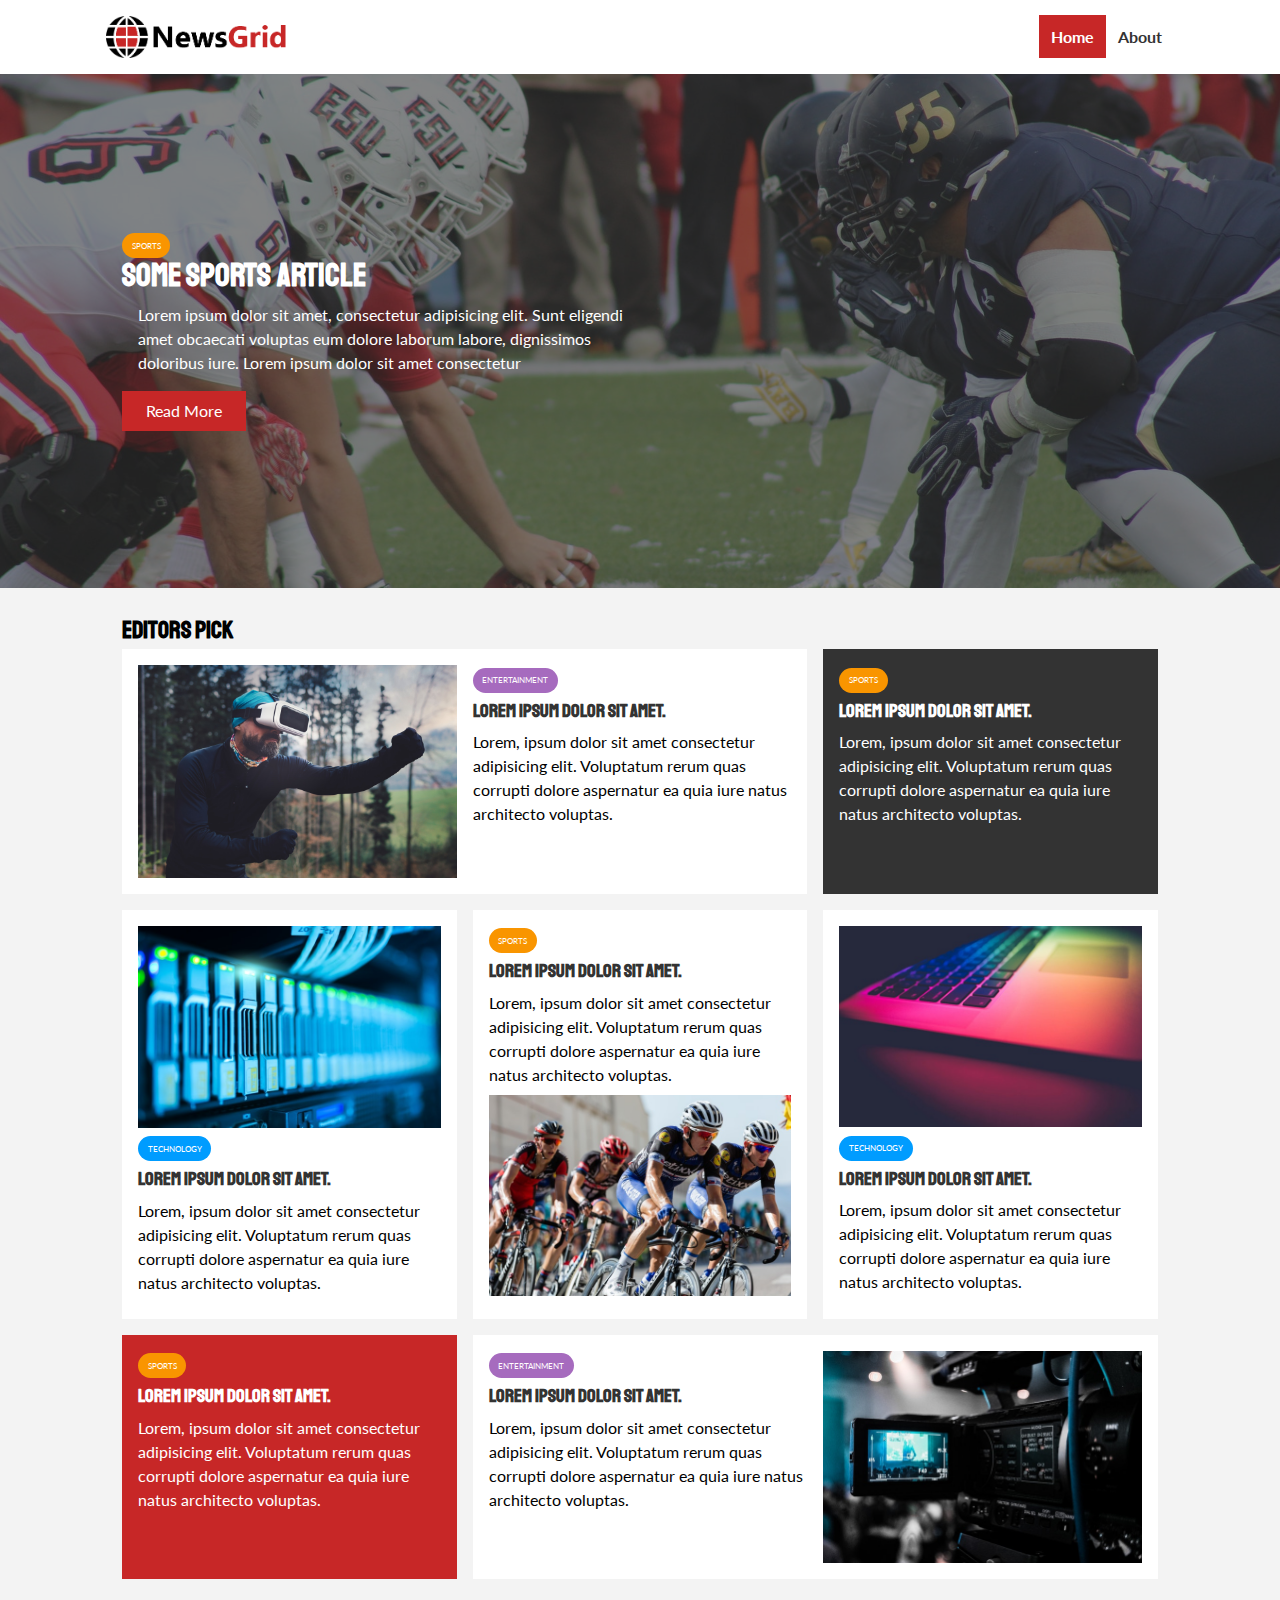
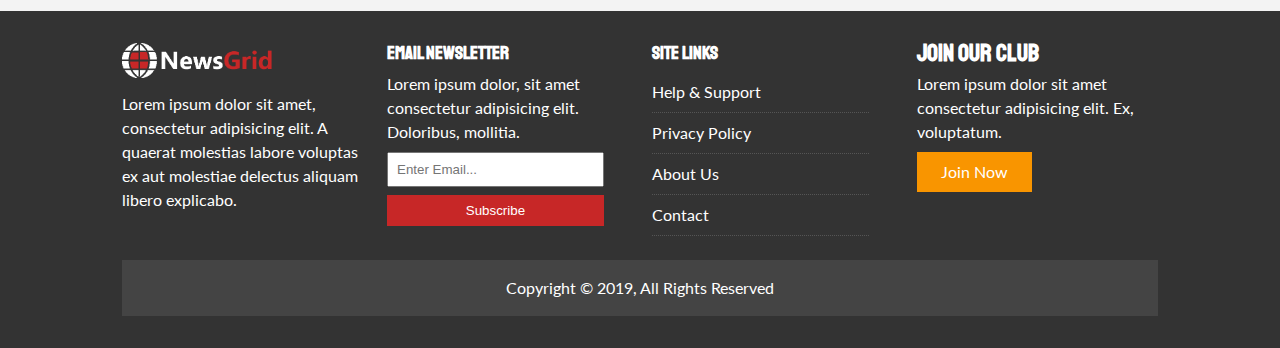
<file: index.html>
<!DOCTYPE html>
<html lang="en">
<head>
    <meta charset="UTF-8">
    <meta name="viewport" content="width=device-width, initial-scale=1.0">
    <title>NewsGrid | Latest News</title>
    <link rel="stylesheet" href="./css/style.css">
    <link rel="preconnect" href="https://fonts.googleapis.com">
    <link rel="stylesheet" href="./css/mobile.css" media="screen and (max-width:768px)">
    <link rel="stylesheet" href="https://use.fontawesome.com/releases/v5.6.3/css/all.css" integrity="sha384-UHRtZLI+pbxtHCWp1t77Bi1L4ZtiqrqD80Kn4Z8NTSRyMA2Fd33n5dQ8lWUE00s/" crossorigin="anonymous">
    <link rel="shortcut icon" type="image/x-icon" href="favicon.ico">
    <link href="https://fonts.googleapis.com/css?family=Lato|Staatliches" rel="stylesheet">
</head>
<body>
    <nav id="main-nav">
        <div class="container">
            <img src="./image_resources/logo.png" alt="NewsGrid" class="logo">
            <div class="social">
                <a href="https://facebook.com" target="_blank"><i class="fab fa-facebook fa-2x"></i></a>
                <a href="https://twitter.com" target="_blank"><i class="fab fa-twitter fa-2x"></i></a>
                <a href="https://instagram.com" target="_blank"><i class="fab fa-instagram fa-2x"></i></a>
                <a href="https://youtube.com" target="_blank"><i class="fab fa-youtube fa-2x"></i></a>
            </div>
            <ul>
                <li><a href="index.html" class="current">Home</a></li>
                <li><a href="about.html" >About</a></li>
            </ul>
        </div>
    </nav>
    <header id="showcase">
        <div class="container">
            <div class="showcase-container">
                <div class="showcase-content">
                    <div class="category category-sports">Sports</div>
                    <h1>Some Sports Article</h1>
                    <p>Lorem ipsum dolor sit amet, consectetur adipisicing 
                        elit. Sunt eligendi amet obcaecati voluptas eum 
                        dolore laborum labore, dignissimos doloribus iure.
                        Lorem ipsum dolor sit amet consectetur</p>
                    <a href="article.html" class="btn btn-primary">Read More</a>
                </div>
            </div>
        </div>
    </header>

    <!-- Articles -->
    <section id="home-articles" class="py-2">
        <div class="container">
            <h2>Editors Pick</h2>
            <div class="articles-container">
                <article class="card">
                    <img src="./image_resources/articles/ent1.jpg" alt="">
                    <div>
                        <div class="category category-ent">Entertainment</div>
                        <h3>
                            <a href="article.html">Lorem ipsum dolor sit amet.</a>
                        </h3>
                        <p>Lorem, ipsum dolor sit amet consectetur adipisicing elit.
                                Voluptatum rerum quas corrupti dolore aspernatur ea
                                quia iure natus architecto voluptas.</p>
                    </div>
                </article>

                <article class="card bg-dark">
                    <div class="category category-sports">Sports</div>
                    <h3>
                        <a href="article.html">Lorem ipsum dolor sit amet.</a>
                    </h3>
                    <p>Lorem, ipsum dolor sit amet consectetur adipisicing elit.
                             Voluptatum rerum quas corrupti dolore aspernatur ea
                              quia iure natus architecto voluptas.</p>
                </article>

                <article class="card">
                    <img src="./image_resources/articles/tech1.jpg" alt="">
                    <div>
                        <div class="category category-tech">Technology</div>
                        <h3>
                            <a href="article.html">Lorem ipsum dolor sit amet.</a>
                        </h3>
                        <p>Lorem, ipsum dolor sit amet consectetur adipisicing elit.
                                 Voluptatum rerum quas corrupti dolore aspernatur ea
                                  quia iure natus architecto voluptas.</p>
                    </div>
                </article>
                
                <article class="card">
                    <div>
                        <div class="category category-sports">Sports</div>
                        <h3>
                            <a href="article.html">Lorem ipsum dolor sit amet.</a>
                        </h3>
                        <p>Lorem, ipsum dolor sit amet consectetur adipisicing elit.
                                Voluptatum rerum quas corrupti dolore aspernatur ea
                                quia iure natus architecto voluptas.</p>
                    </div>
                    <img src="./image_resources/articles/sports1.jpg" alt="">
                </article>

                <article class="card">
                    <img src="./image_resources/articles/tech2.jpg" alt="">
                    <div>
                        <div class="category category-tech">Technology</div>
                        <h3>
                            <a href="article.html">Lorem ipsum dolor sit amet.</a>
                        </h3>
                        <p>Lorem, ipsum dolor sit amet consectetur adipisicing elit.
                                    Voluptatum rerum quas corrupti dolore aspernatur ea
                                    quia iure natus architecto voluptas.</p>
                    </div>
                </article>

                <article class="card bg-primary">
                    <div class="category category-sports">Sports</div>
                    <h3>
                        <a href="article.html">Lorem ipsum dolor sit amet.</a>
                    </h3>
                    <p>Lorem, ipsum dolor sit amet consectetur adipisicing elit.
                            Voluptatum rerum quas corrupti dolore aspernatur ea
                            quia iure natus architecto voluptas.</p>
                </article> 

                <article class="card">
                    <div>
                        <div class="category category-ent">Entertainment</div>
                        <h3>
                            <a href="article.html">Lorem ipsum dolor sit amet.</a>
                        </h3>
                        <p>Lorem, ipsum dolor sit amet consectetur adipisicing elit.
                                Voluptatum rerum quas corrupti dolore aspernatur ea
                                quia iure natus architecto voluptas.</p>
                    </div>
                    <img src="./image_resources/articles/ent2.jpg" alt="">
                </article>
            </div>
        </div>
    </section>

    <!-- Footer -->
    <footer id="main-footer" class="py-2">
        <div class="container footer-container">
            <div>
                <img src="./image_resources/logo_light.png" alt="NewsGrid">
                <p>Lorem ipsum dolor sit amet, consectetur adipisicing elit.
                     A quaerat molestias labore voluptas ex aut molestiae delectus aliquam libero explicabo.</p>
            </div>
            <div>
                <h3>Email NewsLetter</h3>
                <p>Lorem ipsum dolor, sit amet consectetur adipisicing elit. Doloribus, mollitia.</p>
                <form name="contact" method="POST" data-netlify="true">
                    <input type="email" name="email" placeholder="Enter Email...">
                    <input type="submit" value="Subscribe" class="btn btn-primary">
                </form>
            </div>
            <div>
                <h3>Site Links</h3>
                <ul class="list">
                    <li><a href="#">Help & Support</a></li>
                    <li><a href="#">Privacy Policy</a></li>
                    <li><a href="#">About Us</a></li>
                    <li><a href="#">Contact</a></li>
                </ul>
            </div>
            <div>
                <h2>Join Our Club</h2>
                <p>Lorem ipsum dolor sit amet consectetur adipisicing elit. Ex, voluptatum.</p>
                <a href="#" class="btn btn-secondary">Join Now</a>
            </div>
            <div>
                <p>Copyright &copy; 2019, All Rights Reserved</p>
            </div>
        </div>
    </footer>
</body>
</html>
</file>
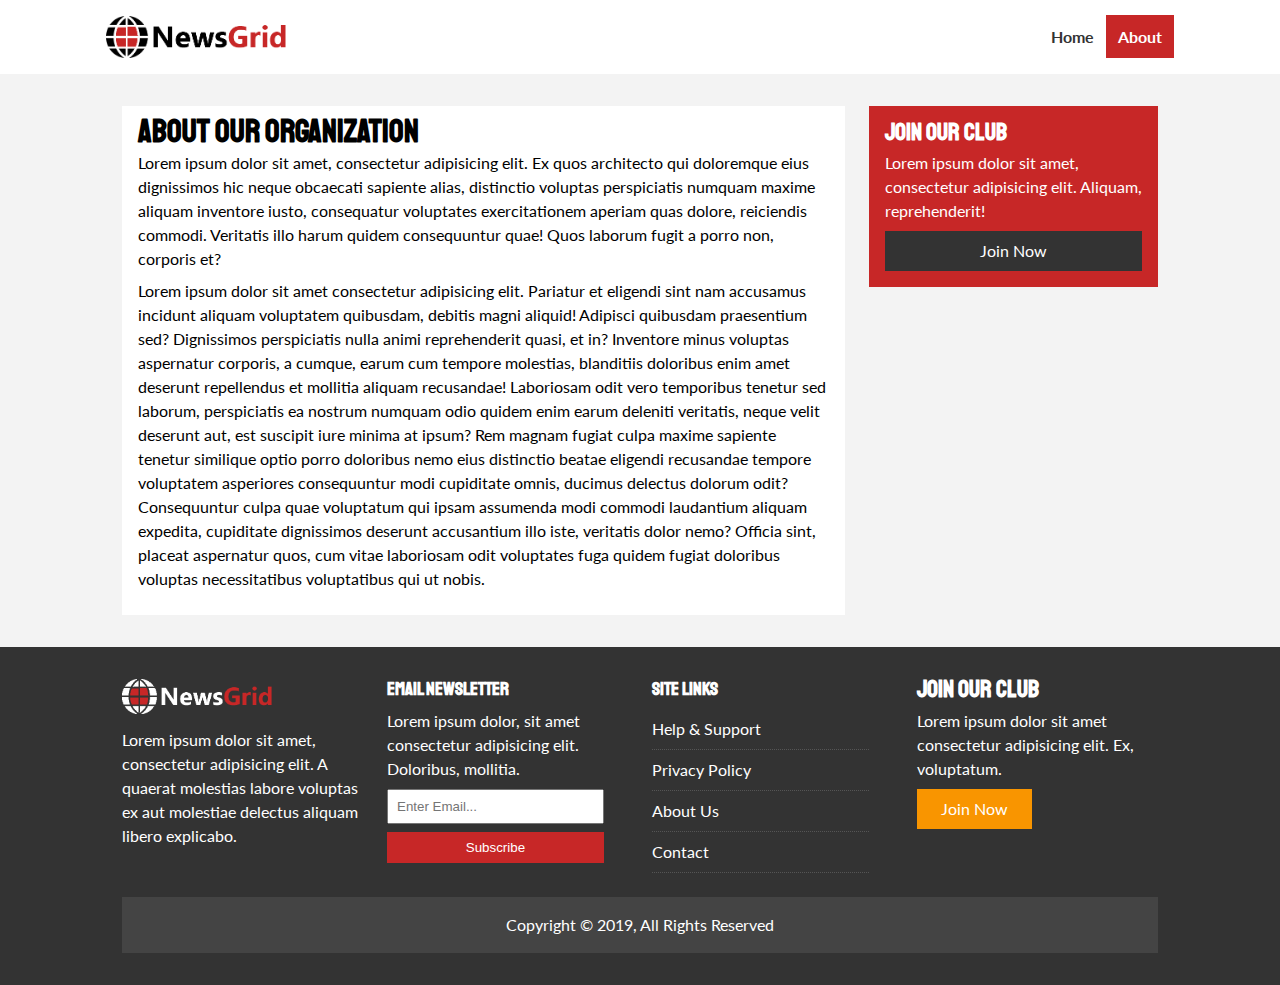
<file: about.html>
<!DOCTYPE html>
<html lang="en">
<head>
    <meta charset="UTF-8">
    <meta name="viewport" content="width=device-width, initial-scale=1.0">
    <title>NewsGrid | About</title>
    <link rel="stylesheet" href="./css/style.css">
    <link rel="preconnect" href="https://fonts.googleapis.com">
    <link rel="stylesheet" href="./css/mobile.css" media="screen and (max-width:768px)">
    <link rel="stylesheet" href="https://use.fontawesome.com/releases/v5.6.3/css/all.css" integrity="sha384-UHRtZLI+pbxtHCWp1t77Bi1L4ZtiqrqD80Kn4Z8NTSRyMA2Fd33n5dQ8lWUE00s/" crossorigin="anonymous">
    <link rel="shortcut icon" type="image/x-icon" href="favicon.ico">
    <link href="https://fonts.googleapis.com/css?family=Lato|Staatliches" rel="stylesheet">
</head>
<body>
    <nav id="main-nav">
        <div class="container">
            <img src="./image_resources/logo.png" alt="NewsGrid" class="logo">
            <div class="social">
                <a href="https://facebook.com" target="_blank"><i class="fab fa-facebook fa-2x"></i></a>
                <a href="https://twitter.com" target="_blank"><i class="fab fa-twitter fa-2x"></i></a>
                <a href="https://instagram.com" target="_blank"><i class="fab fa-instagram fa-2x"></i></a>
                <a href="https://youtube.com" target="_blank"><i class="fab fa-youtube fa-2x"></i></a>
            </div>
            <ul>
                <li><a href="index.html">Home</a></li>
                <li><a href="about.html" class="current">About</a></li>
            </ul>
        </div>
    </nav>

    <!-- About Section -->
    <section id="about">
        <div class="container">
            <div class="page-container">
                <article class="card">
                    <h1 class="l-heading">About Our Organization</h1>
                    <p>Lorem ipsum dolor sit amet, consectetur adipisicing elit.
                        Ex quos architecto qui doloremque eius dignissimos
                        hic neque obcaecati sapiente alias, distinctio voluptas
                        perspiciatis numquam maxime aliquam inventore iusto,
                        consequatur voluptates exercitationem aperiam quas
                        dolore, reiciendis commodi. Veritatis illo harum
                        quidem consequuntur quae! Quos laborum fugit a
                        porro non, corporis et?</p>
                    <p>Lorem ipsum dolor sit amet consectetur
                        adipisicing elit. Pariatur et eligendi
                        sint nam accusamus incidunt aliquam voluptatem
                        quibusdam, debitis magni aliquid! Adipisci
                        quibusdam praesentium sed? Dignissimos
                        perspiciatis nulla animi reprehenderit quasi,
                        et in? Inventore minus voluptas aspernatur
                        corporis, a cumque, earum cum tempore molestias,
                        blanditiis doloribus enim amet deserunt repellendus
                        et mollitia aliquam recusandae! Laboriosam odit
                        vero temporibus tenetur sed laborum, perspiciatis
                        ea nostrum numquam odio quidem enim earum deleniti
                        veritatis, neque velit deserunt aut, est suscipit iure
                        minima at ipsum? Rem magnam fugiat culpa maxime
                        sapiente tenetur similique optio porro doloribus nemo
                        eius distinctio beatae eligendi recusandae tempore
                        voluptatem asperiores consequuntur modi cupiditate omnis,
                        ducimus delectus dolorum odit? Consequuntur culpa quae
                        voluptatum qui ipsam assumenda modi commodi laudantium aliquam
                        expedita, cupiditate dignissimos deserunt accusantium
                        illo iste, veritatis dolor nemo? Officia sint,
                        placeat aspernatur quos, cum vitae laboriosam
                        odit voluptates fuga quidem fugiat doloribus voluptas
                        necessitatibus voluptatibus qui ut nobis.</p>
                </article>
                <aside class="card bg-primary">
                    <h2>Join Our Club</h2>
                    <p>Lorem ipsum dolor sit amet, consectetur adipisicing elit. Aliquam, reprehenderit!</p>
                    <a href="#" class="btn btn-dark btn-block">Join Now</a>
                </aside>
            </div>
        </div>
    </section>

    <!-- Footer -->
    <footer id="main-footer" class="py-2">
        <div class="container footer-container">
            <div>
                <img src="./image_resources/logo_light.png" alt="NewsGrid">
                <p>Lorem ipsum dolor sit amet, consectetur adipisicing elit.
                     A quaerat molestias labore voluptas ex aut molestiae delectus aliquam libero explicabo.</p>
            </div>
            <div>
                <h3>Email NewsLetter</h3>
                <p>Lorem ipsum dolor, sit amet consectetur adipisicing elit. Doloribus, mollitia.</p>
                <form name="contact" method="POST" data-netlify="true">
                    <input type="email" name="email" placeholder="Enter Email...">
                    <input type="submit" value="Subscribe" class="btn btn-primary">
                </form>
            </div>
            <div>
                <h3>Site Links</h3>
                <ul class="list">
                    <li><a href="#">Help & Support</a></li>
                    <li><a href="#">Privacy Policy</a></li>
                    <li><a href="#">About Us</a></li>
                    <li><a href="#">Contact</a></li>
                </ul>
            </div>
            <div>
                <h2>Join Our Club</h2>
                <p>Lorem ipsum dolor sit amet consectetur adipisicing elit. Ex, voluptatum.</p>
                <a href="#" class="btn btn-secondary">Join Now</a>
            </div>
            <div>
                <p>Copyright &copy; 2019, All Rights Reserved</p>
            </div>
        </div>
    </footer>
</body>
</html>
</file>
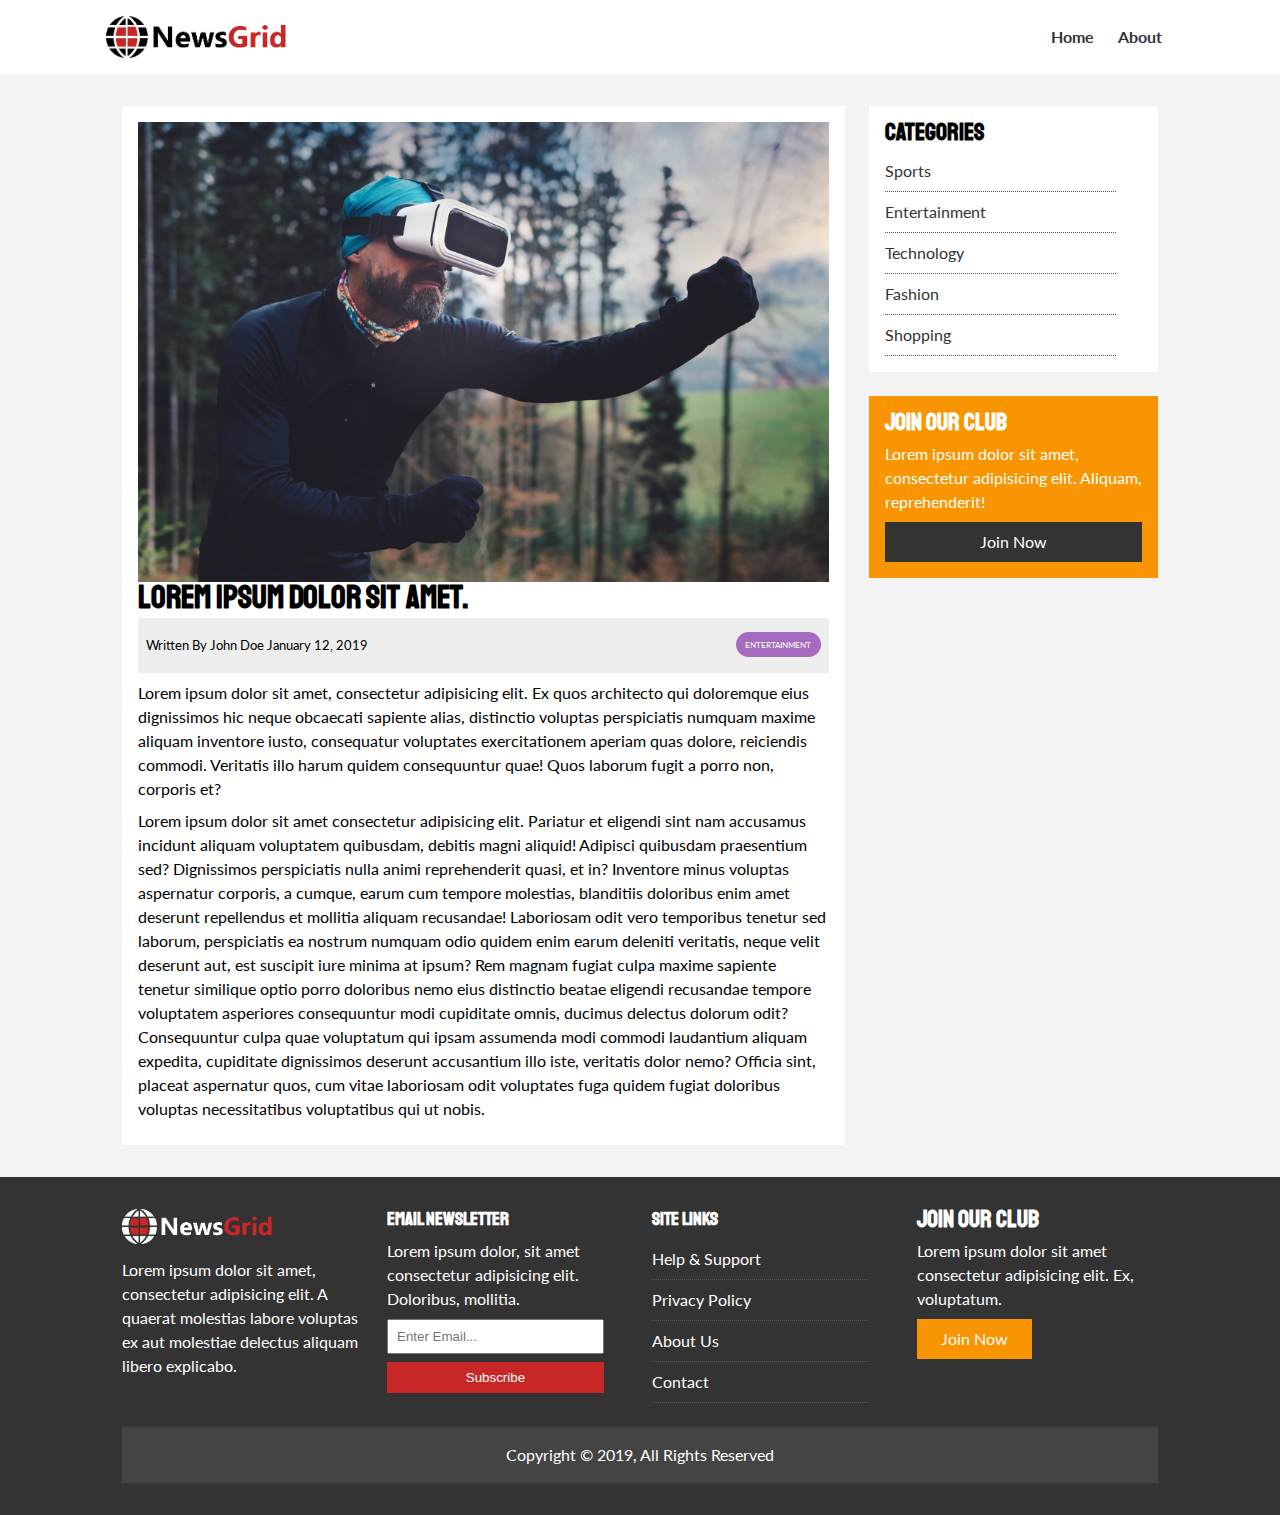
<file: article.html>
<!DOCTYPE html>
<html lang="en">
<head>
    <meta charset="UTF-8">
    <meta name="viewport" content="width=device-width, initial-scale=1.0">
    <title>NewsGrid | Latest News</title>
    <link rel="stylesheet" href="./css/style.css">
    <link rel="preconnect" href="https://fonts.googleapis.com">
    <link rel="stylesheet" href="./css/mobile.css" media="screen and (max-width:768px)">
    <link rel="stylesheet" href="https://use.fontawesome.com/releases/v5.6.3/css/all.css" integrity="sha384-UHRtZLI+pbxtHCWp1t77Bi1L4ZtiqrqD80Kn4Z8NTSRyMA2Fd33n5dQ8lWUE00s/" crossorigin="anonymous">
    <link rel="shortcut icon" type="image/x-icon" href="favicon.ico">
    <link href="https://fonts.googleapis.com/css?family=Lato|Staatliches" rel="stylesheet">
</head>
<body>
    <nav id="main-nav">
        <div class="container">
            <img src="./image_resources/logo.png" alt="NewsGrid" class="logo">
            <div class="social">
                <a href="https://facebook.com" target="_blank"><i class="fab fa-facebook fa-2x"></i></a>
                <a href="https://twitter.com" target="_blank"><i class="fab fa-twitter fa-2x"></i></a>
                <a href="https://instagram.com" target="_blank"><i class="fab fa-instagram fa-2x"></i></a>
                <a href="https://youtube.com" target="_blank"><i class="fab fa-youtube fa-2x"></i></a>
            </div>
            <ul>
                <li><a href="index.html">Home</a></li>
                <li><a href="about.html">About</a></li>
            </ul>
        </div>
    </nav>

    <!-- Article Section -->
    <section id="article">
        <div class="container">
            <div class="page-container">
                <article class="card">
                    <img src="./image_resources/articles/ent1.jpg" alt="Ent1">
                    <h1 class="l-heading">Lorem ipsum dolor sit amet.</h1>
                    <div class="meta">
                        <small>
                            <i class="fas fa-user"></i> Written By John Doe January 12,
                            2019
                        </small>
                        <div class="category category-ent">Entertainment</div>
                    </div>
                    <p>Lorem ipsum dolor sit amet, consectetur adipisicing elit.
                        Ex quos architecto qui doloremque eius dignissimos
                        hic neque obcaecati sapiente alias, distinctio voluptas
                        perspiciatis numquam maxime aliquam inventore iusto,
                        consequatur voluptates exercitationem aperiam quas
                        dolore, reiciendis commodi. Veritatis illo harum
                        quidem consequuntur quae! Quos laborum fugit a
                        porro non, corporis et?</p>
                    <p>Lorem ipsum dolor sit amet consectetur
                        adipisicing elit. Pariatur et eligendi
                        sint nam accusamus incidunt aliquam voluptatem
                        quibusdam, debitis magni aliquid! Adipisci
                        quibusdam praesentium sed? Dignissimos
                        perspiciatis nulla animi reprehenderit quasi,
                        et in? Inventore minus voluptas aspernatur
                        corporis, a cumque, earum cum tempore molestias,
                        blanditiis doloribus enim amet deserunt repellendus
                        et mollitia aliquam recusandae! Laboriosam odit
                        vero temporibus tenetur sed laborum, perspiciatis
                        ea nostrum numquam odio quidem enim earum deleniti
                        veritatis, neque velit deserunt aut, est suscipit iure
                        minima at ipsum? Rem magnam fugiat culpa maxime
                        sapiente tenetur similique optio porro doloribus nemo
                        eius distinctio beatae eligendi recusandae tempore
                        voluptatem asperiores consequuntur modi cupiditate omnis,
                        ducimus delectus dolorum odit? Consequuntur culpa quae
                        voluptatum qui ipsam assumenda modi commodi laudantium aliquam
                        expedita, cupiditate dignissimos deserunt accusantium
                        illo iste, veritatis dolor nemo? Officia sint,
                        placeat aspernatur quos, cum vitae laboriosam
                        odit voluptates fuga quidem fugiat doloribus voluptas
                        necessitatibus voluptatibus qui ut nobis.</p>
                </article> 

                <aside id="categories" class="card">
                    <h2>Categories</h2>
                    <ul class="list">
                        <li><a href="#"><i class="fas fa-chevron-right"></i>Sports</a></li>
                        <li><a href="#"><i class="fas fa-chevron-right"></i>Entertainment</a></li>
                        <li><a href="#"><i class="fas fa-chevron-right"></i>Technology</a></li>
                        <li><a href="#"><i class="fas fa-chevron-right"></i>Fashion</a></li>
                        <li><a href="#"><i class="fas fa-chevron-right"></i>Shopping</a></li>
                    </ul>
                </aside>
                <aside class="card bg-secondary">
                    <h2>Join Our Club</h2>
                    <p>Lorem ipsum dolor sit amet, consectetur adipisicing elit. Aliquam, reprehenderit!</p>
                    <a href="#" class="btn btn-dark btn-block">Join Now</a>
                </aside>
            </div>
        </div>
    </section>

    <!-- Footer -->
    <footer id="main-footer" class="py-2">
        <div class="container footer-container">
            <div>
                <img src="./image_resources/logo_light.png" alt="NewsGrid">
                <p>Lorem ipsum dolor sit amet, consectetur adipisicing elit.
                     A quaerat molestias labore voluptas ex aut molestiae delectus aliquam libero explicabo.</p>
            </div>
            <div>
                <h3>Email NewsLetter</h3>
                <p>Lorem ipsum dolor, sit amet consectetur adipisicing elit. Doloribus, mollitia.</p>
                <form name="contact" method="POST" data-netlify="true">
                    <input type="email" name="email" placeholder="Enter Email...">
                    <input type="submit" value="Subscribe" class="btn btn-primary">
                </form>
            </div>
            <div>
                <h3>Site Links</h3>
                <ul class="list">
                    <li><a href="#">Help & Support</a></li>
                    <li><a href="#">Privacy Policy</a></li>
                    <li><a href="#">About Us</a></li>
                    <li><a href="#">Contact</a></li>
                </ul>
            </div>
            <div>
                <h2>Join Our Club</h2>
                <p>Lorem ipsum dolor sit amet consectetur adipisicing elit. Ex, voluptatum.</p>
                <a href="#" class="btn btn-secondary">Join Now</a>
            </div>
            <div>
                <p>Copyright &copy; 2019, All Rights Reserved</p>
            </div>
        </div>
    </footer>
</body>
</html>
</file>
<file: css/style.css>
:root{
    --primary-color: #c72727;
    --secondary-color: #f99500;
    --light-color: #f3f3f3;
    --dark-color: #333;
    --max-width:1100px;
}

.category{
    --sports-color: #f99500;
    --ent-color:#a66bbe;
    --tech-color: #009cff;
}

*{
    box-sizing: border-box;
    margin: 0;
    padding: 0;
}

body{
    font-family: 'Lato', sans-serif;
    background: var(--light-color);
    line-height: 1.5;
}

a{
    text-decoration: none;
    color: #333; 
}

ul{
    list-style: none;
}

img{
    width: 100%;
}

h1,h2,h3,h4,h5,h6{
    font-family: 'Staatliches', cursive;
    margin-bottom: .55rem;
    line-height: 1.3rem;
}

/* Utility Class */
.container{
    max-width: var(--max-width);
    margin: auto;
    padding: 0 2rem;
    overflow: hidden;
}

.category{
    display: inline-block;
    color: #fff;
    font-size: .5rem;
    text-transform: uppercase;
    padding: 0.4rem 0.6rem;
    border-radius: 15px;
    margin-bottom: 0.5rem;
}

.category-sports{background: var(--sports-color);}
.category-ent{background: var(--ent-color);}
.category-tech{background: var(--tech-color);}

.btn{
    display: inline-block;
    border: none;
    background: var(--dark-color);
    color: #fff;
    padding: 0.5rem 1.5rem;
}

.btn-light{background: var(--light-color);}
.btn-primary{background: var(--primary-color);}
.btn-secondary{background: var(--secondary-color);}

.btn:hover{
    opacity: 0.9;
}

.btn-block{
    display: block;
    width: 100%;
    text-align: center;
}

.card{
    background: #fff;
    padding: 1rem;
}

.bg-dark{background: var(--dark-color); color: #fff;}
.bg-primary{background: var(--primary-color); color: #fff;}
.bg-secondary{background: var(--secondary-color); color: #fff;}

.py-1{padding: 1.5rem 0;}
.py-2{padding: 2rem 0;}
.py-3{padding: 3rem 0;}

.p-1{padding: 1.5rem;}
.p-2{padding: 2rem;}
.p-3{padding: 3rem;}

.bg-dark h1,
.bg-dark h2,
.bg-dark h3,
.bg-dark a,
.bg-primary h1,
.bg-primary h2,
.bg-primary h3,
.bg-primary a,
.bg-secondary h1,
.bg-secondary h2,
.bg-secondary h3,
.bg-secondary a{  
    color: #fff;
}

p{
    margin: 0.5rem 0;
}

.list li{
    padding: 0.5rem 0;
    border-bottom: #555 dotted 1px;
    width: 90%;
}

.list li a:hover{
    color: var(--primary-color) !important;
}

.l-heading{
    font-size: 2rem;
}

/* Inner-page grid Container */
.page-container{
    display: grid;
    grid-template-columns: 5fr 2fr;
    margin: 2rem 0;
    grid-gap: 1.5rem; 
}

.page-container > *:first-child{
    grid-row: 1 /span 3;
}





/* Navigation */
#main-nav{
    background: #fff;
    position: sticky;
    top: 0;
    z-index: 2;
}

#main-nav .container{
    display: grid;
    grid-template-columns: 6fr 3fr 2fr;
    align-items: center;
    padding: 1rem;
}

#main-nav .logo{
    width: 180px;
}

#main-nav ul{
    justify-self: end;
    display: flex;
}
#main-nav ul li a{
    padding: 0.75rem;
    font-weight: bold;
}

#main-nav ul li a.current{
    background: var(--primary-color);
    color: #fff;
}

#main-nav ul li a:hover{
    background-color: var(--light-color);
    color:var(--dark-color) ;
} 

#main-nav .social{
    justify-self: center;
}

#main-nav .social{
    color: #777;
    padding: .5rem;
}

/* Showcase */
#showcase{
    color: #fff;
    background: #333;
    padding: 2rem;
    position: relative;
}

#showcase::before{
    content: '';
    background: url('/image_resources/featured.jpg') no-repeat
    center center/cover;
    position: absolute;
    top: 0;
    left: 0;
    width: 100%;
    height: 100%;
    opacity: 0.4;
}

#showcase .showcase-container{
    display: grid;
    grid-template-columns: repeat(2, 1fr);
    justify-content: center;
    height: 50vh;
    align-items: center;
}
 
#showcase .showcase-content{
    z-index: 1;
}

#showcase .showcase-content p{
    margin: 1rem;
}

/* Home Articles */
#home-articles .articles-container{
    display: grid;
    grid-template-columns: repeat(3, 1fr);
    grid-gap: 1rem;
}

#home-articles .articles-container > *:first-child,
#home-articles .articles-container > *:last-child{
    display: grid;
    grid-template-columns: repeat(2, 1fr);
    grid-gap: 1rem;
    grid-column: 1 /span 2;
}

#home-articles .articles-container > *:last-child{
    grid-column: 2 /span 2;
}


#article .meta{
    display: flex;
    justify-content: space-between;
    align-items: center;
    background: #eee;
    padding: 0.5rem;
}

#article .category{
    margin-top: 0.4rem;
}



/* Footer */
#main-footer{
    background: var(--dark-color);
    color: #fff;
}

#main-footer img{
    width: 150px;
}
#main-footer a{
    color: #fff;
}

#main-footer .footer-container{
    display: grid;
    grid-template-columns: repeat(4, 1fr);
    grid-gap: 1.5rem;
}

#main-footer .footer-container > *:last-child{
    background: #444;
    grid-column: 1 /span 4;
    text-align: center;
    padding: .5rem;
}

#main-footer .footer-container input[type = 'email']{
    width: 90%;
    padding: 0.5rem;
    margin-bottom: 0.5rem;
}

#main-footer .footer-container input[type = 'submit']{
    width: 90%;
}
</file>
<file: css/mobile.css>
#main-nav .social{
    display: none;
}

#main-nav .container{
    grid-template-columns: 1fr;
    grid-gap: 1.2rem;
}

#main-nav ul,
#main-nav .logo{
    justify-self: center;
}

#main-nav ul li a{
    padding: 0.5rem;
}

/* Home articles */
#home-articles .articles-container{
    grid-template-columns: repeat(2, 1fr);
}

#home-articles .articles-container > *:first-child,
#home-articles .articles-container > *:last-child{
    grid-template-columns: 1fr;
    grid-column: 1;
}


/* Media Query */
@media(max-width:600px){
    #showcase .showcase-container,
    #home-articles .articles-container,
    #main-footer .footer-container{
        grid-template-columns: 1fr;
    }

    #main-footer .footer-container > *:last-child{
        grid-column: 1;
    }

    #main-footer .footer-container > *:first-child
    #main-footer .footer-container > *:nth-child(2){
        border-bottom: #444 dotted 1px;
        padding-bottom: 1rem;
    }

    .page-container{
        grid-template-columns: 1fr;
        text-align: center;
    }

    .page-container > *:first-child{
        grid-row: 1;
    }
    
}
</file>
